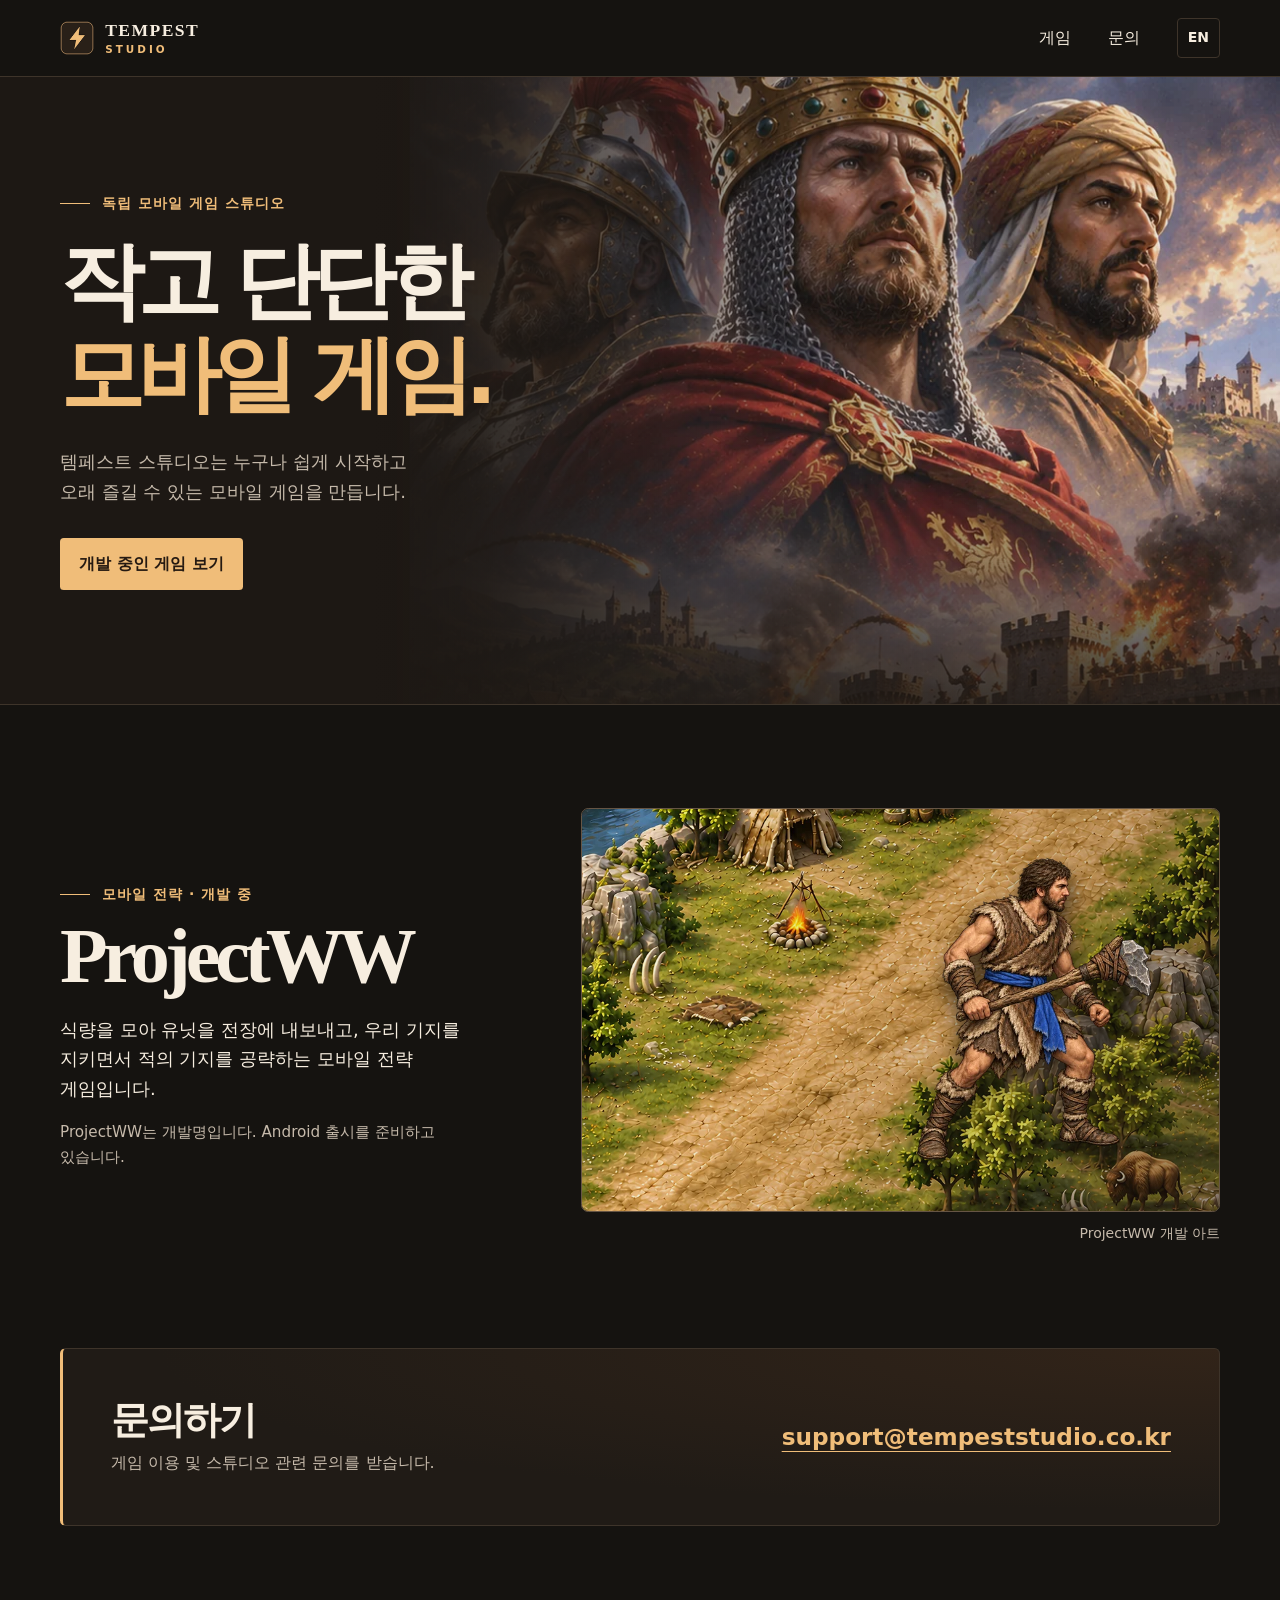
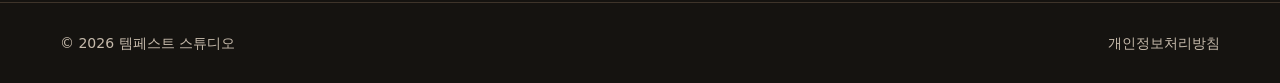
<file: index.html>
<!doctype html>
<html lang="ko">
<head>
  <meta charset="utf-8">
  <meta name="viewport" content="width=device-width, initial-scale=1">
  <meta name="theme-color" content="#151310">
  <title>템페스트 스튜디오 | Tempest Studio</title>
  <meta name="description" content="템페스트 스튜디오는 모바일 게임을 만드는 독립 개발 스튜디오입니다. 개발 중인 모바일 전략 게임 ProjectWW를 만나보세요.">
  <meta property="og:title" content="템페스트 스튜디오 | Tempest Studio">
  <meta property="og:description" content="작고 단단한 모바일 게임을 만듭니다.">
  <meta property="og:image" content="https://tempeststudio.co.kr/assets/projectww-key-art.webp">
  <link rel="icon" href="assets/tempest-icon.png" type="image/png">
  <link rel="stylesheet" href="studio.css">
  <script>
    if (new URLSearchParams(location.search).get('lang') === 'en') {
      document.documentElement.lang = 'en';
      document.title = 'Tempest Studio | Independent Mobile Game Studio';
    }
  </script>
</head>
<body id="top">
  <a class="skip-link" href="#main">
    <span data-language="ko">본문 바로가기</span><span data-language="en">Skip to content</span>
  </a>
  <header class="site-header">
    <div class="container header-inner">
      <a class="wordmark" href="#top">
        <img src="assets/tempest-icon.png" alt="" width="34" height="34">
        <span>TEMPEST<span class="wordmark-small">STUDIO</span></span>
      </a>
      <nav class="site-nav">
        <a href="#games"><span data-language="ko">게임</span><span data-language="en">Games</span></a>
        <a href="#contact"><span data-language="ko">문의</span><span data-language="en">Contact</span></a>
        <a class="language-link" data-language="ko" href="?lang=en" lang="en" hreflang="en" aria-label="Switch to English">EN</a>
        <a class="language-link" data-language="en" href="./" lang="ko" hreflang="ko" aria-label="한국어로 전환">KO</a>
      </nav>
    </div>
  </header>

  <main id="main">
    <section class="hero" aria-labelledby="hero-title">
      <img class="hero-art" src="assets/projectww-key-art.webp" alt="" width="884" height="1570" fetchpriority="high">
      <div class="container hero-inner">
        <div class="hero-content">
          <p class="eyebrow">
            <span data-language="ko">독립 모바일 게임 스튜디오</span>
            <span data-language="en">Independent mobile game studio</span>
          </p>
          <h1 id="hero-title">
            <span data-language="ko">작고 단단한<br><em>모바일 게임.</em></span>
            <span data-language="en">Small games.<br><em>Built to last.</em></span>
          </h1>
          <p class="hero-description">
            <span data-language="ko">템페스트 스튜디오는 누구나 쉽게 시작하고 오래 즐길 수 있는 모바일 게임을 만듭니다.</span>
            <span data-language="en">Tempest Studio makes mobile games that are easy to pick up and fun to keep playing.</span>
          </p>
          <a class="button" href="#games">
            <span data-language="ko">개발 중인 게임 보기</span><span data-language="en">See what we’re making</span>
          </a>
        </div>
      </div>
    </section>

    <section class="project-section container" id="games" aria-labelledby="project-title">
      <div class="project-grid">
        <div class="project-copy">
          <p class="eyebrow">
            <span data-language="ko">모바일 전략 · 개발 중</span><span data-language="en">Mobile strategy · In development</span>
          </p>
          <h2 id="project-title">ProjectWW</h2>
          <p class="project-description">
            <span data-language="ko">식량을 모아 유닛을 전장에 내보내고, 우리 기지를 지키면서 적의 기지를 공략하는 모바일 전략 게임입니다.</span>
            <span data-language="en">Gather food, deploy your units and take down the enemy base while defending your own in this mobile strategy game.</span>
          </p>
          <p class="project-platform">
            <span data-language="ko">ProjectWW는 개발명입니다. Android 출시를 준비하고 있습니다.</span>
            <span data-language="en">ProjectWW is the working title. We’re preparing an Android release.</span>
          </p>
        </div>
        <figure class="project-figure">
          <div class="project-art">
            <img class="battlefield" src="assets/projectww-battlefield.webp" loading="lazy" width="960" height="660"
                 alt="숲과 바위 사이로 흙길이 이어지는 전장" data-alt-en="A dirt road winding between trees and rocks">
            <img class="clubman" src="assets/projectww-clubman.webp" loading="lazy" width="558" height="560"
                 alt="돌무기를 들고 파란 천을 두른 석기 시대 유닛" data-alt-en="A Stone Age unit in blue carrying a stone weapon">
          </div>
          <figcaption>
            <span data-language="ko">ProjectWW 개발 아트</span><span data-language="en">ProjectWW development artwork</span>
          </figcaption>
        </figure>
      </div>
    </section>

    <section class="contact-section container" id="contact" aria-labelledby="contact-title">
      <div class="contact-panel">
        <div>
          <h2 id="contact-title"><span data-language="ko">문의하기</span><span data-language="en">Get in touch</span></h2>
          <p><span data-language="ko">게임 이용 및 스튜디오 관련 문의를 받습니다.</span><span data-language="en">For game support and studio inquiries.</span></p>
        </div>
        <a class="contact-email" href="mailto:support@tempeststudio.co.kr">support@tempeststudio.co.kr</a>
      </div>
    </section>
  </main>

  <footer class="site-footer">
    <div class="container footer-inner">
      <small>© 2026 <span data-language="ko">템페스트 스튜디오</span><span data-language="en">Tempest Studio</span></small>
      <a href="privacy.html" data-language="ko">개인정보처리방침</a>
      <a href="privacy.html#privacy-en" data-language="en">Privacy Policy</a>
    </div>
  </footer>

  <script>
    if (document.documentElement.lang === 'en') {
      for (const image of document.querySelectorAll('[data-alt-en]')) {
        image.alt = image.dataset.altEn;
      }
    }
  </script>
</body>
</html>
</file>
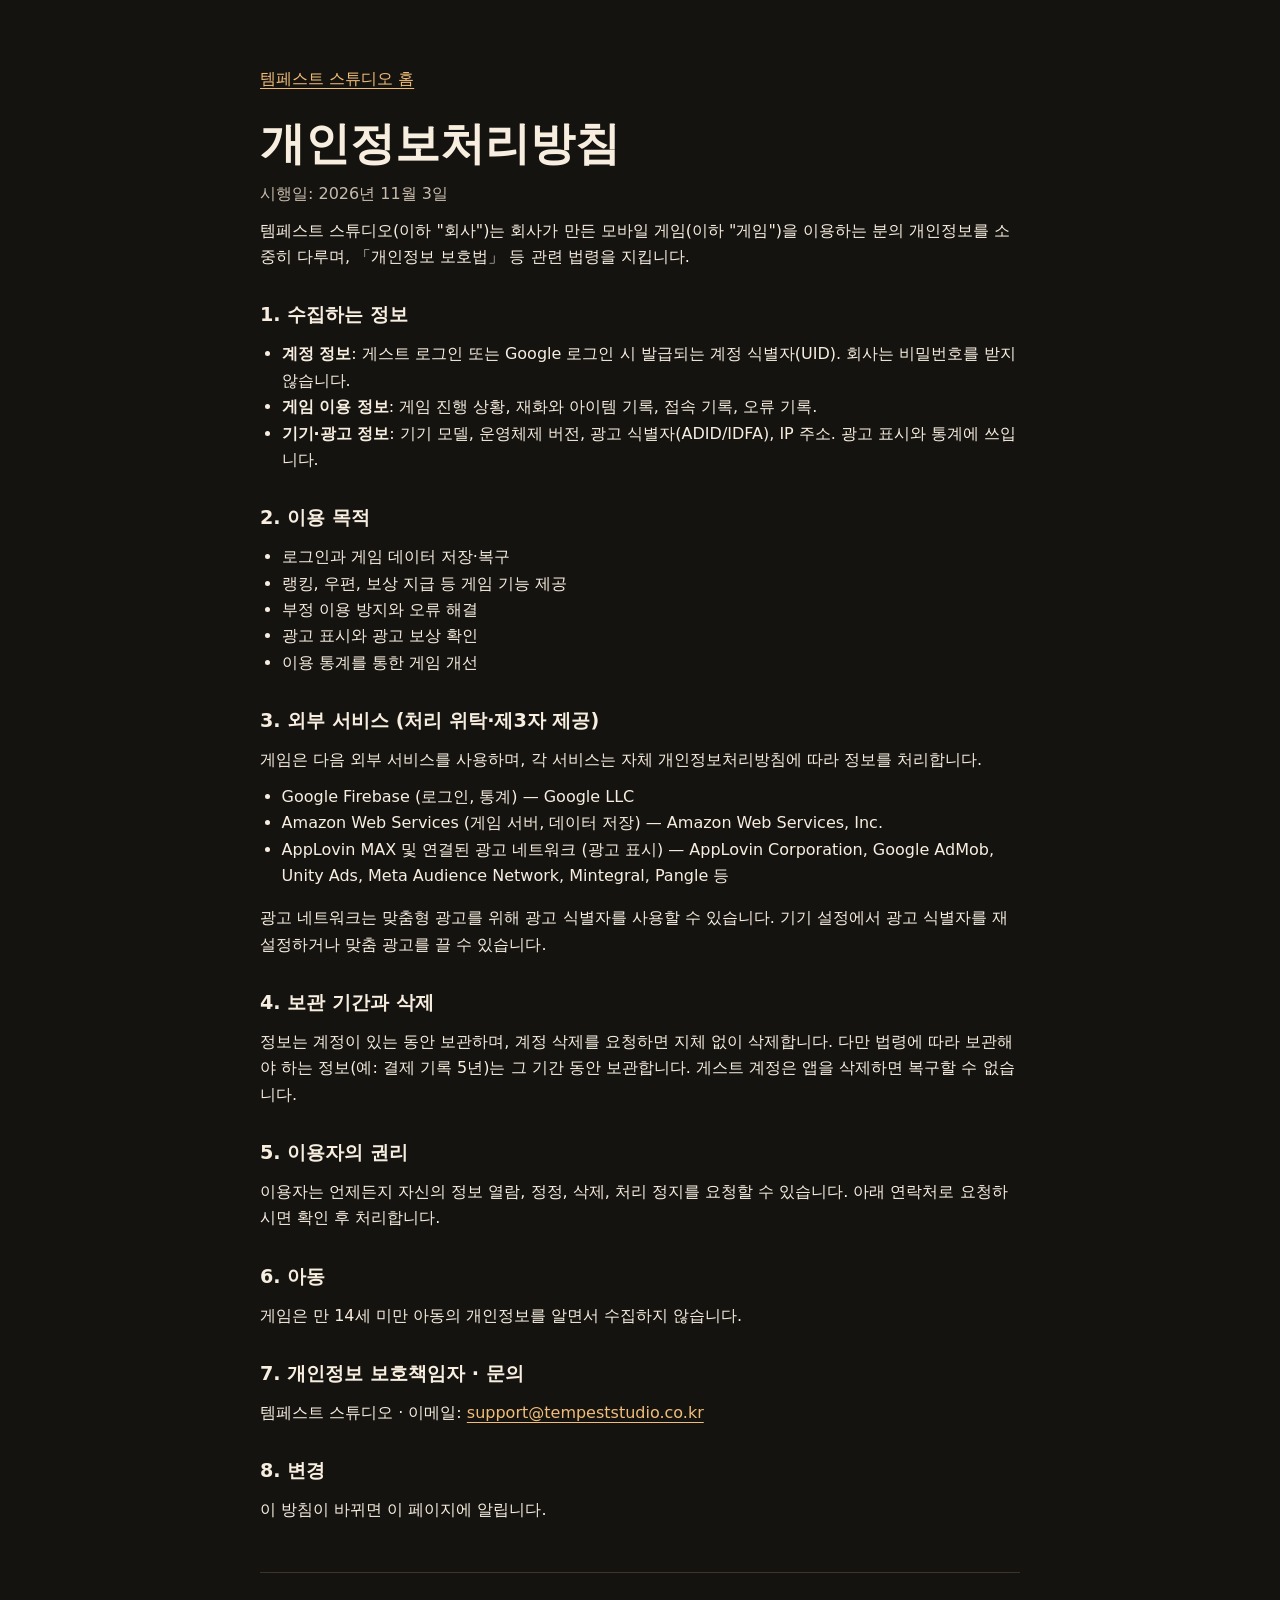
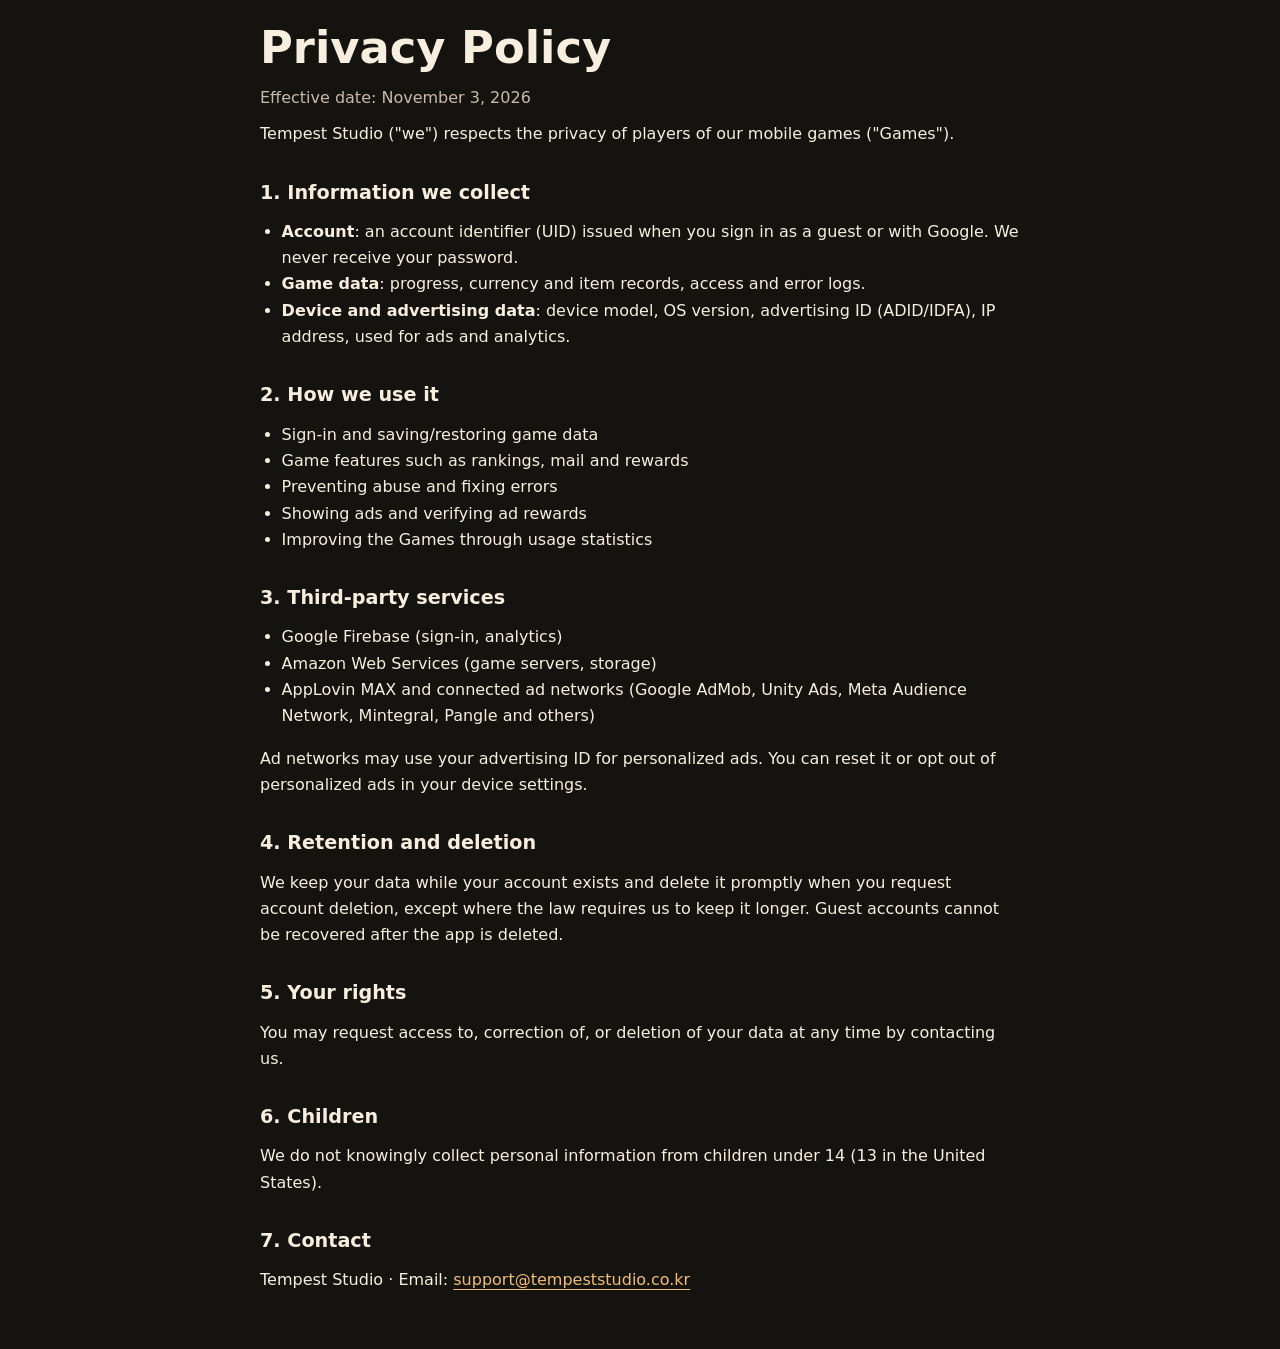
<file: privacy.html>
<!doctype html>
<html lang="ko">
<head>
<meta charset="utf-8">
<meta name="viewport" content="width=device-width, initial-scale=1">
<title>개인정보처리방침 · Privacy Policy | 템페스트 스튜디오</title>
<meta name="theme-color" content="#151310">
<link rel="icon" href="assets/tempest-icon.png" type="image/png">
<link rel="stylesheet" href="studio.css">
</head>
<body>
<main class="policy">
<p><a href="./">템페스트 스튜디오 홈</a></p>

<h1>개인정보처리방침</h1>
<p class="muted">시행일: 2026년 11월 3일</p>
<p>템페스트 스튜디오(이하 "회사")는 회사가 만든 모바일 게임(이하 "게임")을 이용하는 분의 개인정보를 소중히 다루며, 「개인정보 보호법」 등 관련 법령을 지킵니다.</p>

<h2>1. 수집하는 정보</h2>
<ul>
  <li><b>계정 정보</b>: 게스트 로그인 또는 Google 로그인 시 발급되는 계정 식별자(UID). 회사는 비밀번호를 받지 않습니다.</li>
  <li><b>게임 이용 정보</b>: 게임 진행 상황, 재화와 아이템 기록, 접속 기록, 오류 기록.</li>
  <li><b>기기·광고 정보</b>: 기기 모델, 운영체제 버전, 광고 식별자(ADID/IDFA), IP 주소. 광고 표시와 통계에 쓰입니다.</li>
</ul>

<h2>2. 이용 목적</h2>
<ul>
  <li>로그인과 게임 데이터 저장·복구</li>
  <li>랭킹, 우편, 보상 지급 등 게임 기능 제공</li>
  <li>부정 이용 방지와 오류 해결</li>
  <li>광고 표시와 광고 보상 확인</li>
  <li>이용 통계를 통한 게임 개선</li>
</ul>

<h2>3. 외부 서비스 (처리 위탁·제3자 제공)</h2>
<p>게임은 다음 외부 서비스를 사용하며, 각 서비스는 자체 개인정보처리방침에 따라 정보를 처리합니다.</p>
<ul>
  <li>Google Firebase (로그인, 통계) — Google LLC</li>
  <li>Amazon Web Services (게임 서버, 데이터 저장) — Amazon Web Services, Inc.</li>
  <li>AppLovin MAX 및 연결된 광고 네트워크 (광고 표시) — AppLovin Corporation, Google AdMob, Unity Ads, Meta Audience Network, Mintegral, Pangle 등</li>
</ul>
<p>광고 네트워크는 맞춤형 광고를 위해 광고 식별자를 사용할 수 있습니다. 기기 설정에서 광고 식별자를 재설정하거나 맞춤 광고를 끌 수 있습니다.</p>

<h2>4. 보관 기간과 삭제</h2>
<p>정보는 계정이 있는 동안 보관하며, 계정 삭제를 요청하면 지체 없이 삭제합니다. 다만 법령에 따라 보관해야 하는 정보(예: 결제 기록 5년)는 그 기간 동안 보관합니다. 게스트 계정은 앱을 삭제하면 복구할 수 없습니다.</p>

<h2>5. 이용자의 권리</h2>
<p>이용자는 언제든지 자신의 정보 열람, 정정, 삭제, 처리 정지를 요청할 수 있습니다. 아래 연락처로 요청하시면 확인 후 처리합니다.</p>

<h2>6. 아동</h2>
<p>게임은 만 14세 미만 아동의 개인정보를 알면서 수집하지 않습니다.</p>

<h2>7. 개인정보 보호책임자 · 문의</h2>
<p>템페스트 스튜디오 · 이메일: <a href="mailto:support@tempeststudio.co.kr">support@tempeststudio.co.kr</a></p>

<h2>8. 변경</h2>
<p>이 방침이 바뀌면 이 페이지에 알립니다.</p>

<hr>

<section lang="en" aria-labelledby="privacy-en">
<h2 id="privacy-en" class="policy-title">Privacy Policy</h2>
<p class="muted">Effective date: November 3, 2026</p>
<p>Tempest Studio ("we") respects the privacy of players of our mobile games ("Games").</p>

<h3>1. Information we collect</h3>
<ul>
  <li><b>Account</b>: an account identifier (UID) issued when you sign in as a guest or with Google. We never receive your password.</li>
  <li><b>Game data</b>: progress, currency and item records, access and error logs.</li>
  <li><b>Device and advertising data</b>: device model, OS version, advertising ID (ADID/IDFA), IP address, used for ads and analytics.</li>
</ul>

<h3>2. How we use it</h3>
<ul>
  <li>Sign-in and saving/restoring game data</li>
  <li>Game features such as rankings, mail and rewards</li>
  <li>Preventing abuse and fixing errors</li>
  <li>Showing ads and verifying ad rewards</li>
  <li>Improving the Games through usage statistics</li>
</ul>

<h3>3. Third-party services</h3>
<ul>
  <li>Google Firebase (sign-in, analytics)</li>
  <li>Amazon Web Services (game servers, storage)</li>
  <li>AppLovin MAX and connected ad networks (Google AdMob, Unity Ads, Meta Audience Network, Mintegral, Pangle and others)</li>
</ul>
<p>Ad networks may use your advertising ID for personalized ads. You can reset it or opt out of personalized ads in your device settings.</p>

<h3>4. Retention and deletion</h3>
<p>We keep your data while your account exists and delete it promptly when you request account deletion, except where the law requires us to keep it longer. Guest accounts cannot be recovered after the app is deleted.</p>

<h3>5. Your rights</h3>
<p>You may request access to, correction of, or deletion of your data at any time by contacting us.</p>

<h3>6. Children</h3>
<p>We do not knowingly collect personal information from children under 14 (13 in the United States).</p>

<h3>7. Contact</h3>
<p>Tempest Studio · Email: <a href="mailto:support@tempeststudio.co.kr">support@tempeststudio.co.kr</a></p>
</section>
</main>
</body>
</html>
</file>
<file: studio.css>
:root {
  color-scheme: dark;
  --background: #151310;
  --surface: #201b16;
  --text: #f7eee0;
  --muted: #c6baab;
  --gold: #f0bd79;
  --border: #3e342a;
  --sans: "Pretendard", "Noto Sans KR", "Apple SD Gothic Neo", "Malgun Gothic", system-ui, sans-serif;
  --serif: Georgia, "Times New Roman", serif;
}

* { box-sizing: border-box; }
html { scroll-behavior: smooth; }
body {
  margin: 0;
  color: var(--text);
  background: var(--background);
  font: 1rem/1.65 var(--sans);
  overflow-wrap: break-word;
}
html:not([lang="en"]) [data-language="en"],
html[lang="en"] [data-language="ko"] { display: none; }
a { color: inherit; }
a:focus-visible { outline: 2px solid var(--gold); outline-offset: 5px; }
img { display: block; max-width: 100%; }
p, h1, h2, figure { margin: 0; }
.container { width: min(100% - 7.5rem, 78rem); margin-inline: auto; }

.skip-link {
  position: fixed;
  z-index: 5;
  top: .75rem;
  left: .75rem;
  padding: .65rem 1rem;
  color: #23170d;
  background: var(--gold);
  transform: translateY(calc(-100% - 1rem));
}
.skip-link:focus { transform: translateY(0); }

.site-header { position: relative; z-index: 2; border-bottom: 1px solid var(--border); }
.header-inner, .footer-inner {
  display: flex;
  align-items: center;
  justify-content: space-between;
  gap: 1rem;
}
.header-inner { min-height: 4.75rem; }
.wordmark {
  display: inline-flex;
  align-items: center;
  gap: .7rem;
  font: 700 1.1rem/1 var(--serif);
  letter-spacing: .08em;
  text-decoration: none;
}
.wordmark img { flex: none; }
.wordmark-small {
  display: block;
  margin-top: .3rem;
  font: 700 .65rem/1 var(--sans);
  letter-spacing: .29em;
  color: var(--gold);
}
.site-nav { display: flex; align-items: center; gap: clamp(.85rem, 3vw, 2.3rem); }
.site-nav a, .site-footer a { text-decoration: none; }
.site-nav a:hover, .site-footer a:hover { color: var(--gold); }
.language-link {
  display: grid;
  place-items: center;
  min-height: 2.5rem;
  min-width: 2.7rem;
  border: 1px solid var(--border);
  border-radius: .25rem;
  font-size: .875rem;
  font-weight: 700;
}

.hero {
  position: relative;
  overflow: hidden;
  isolation: isolate;
  background: #1d1814;
  border-bottom: 1px solid var(--border);
}
.hero-art {
  position: absolute;
  z-index: -2;
  inset: 0 0 0 auto;
  width: 68%;
  height: 100%;
  object-fit: cover;
  object-position: center 8%;
}
.hero::after {
  position: absolute;
  z-index: -1;
  inset: 0;
  content: "";
  background:
    linear-gradient(90deg, #1d1814 0%, #1d1814 29%, #1d1814eb 38%, #1d181459 61%, #1d181417 85%),
    linear-gradient(0deg, #1d1814d9, transparent 40%);
}
.hero-inner {
  min-height: clamp(35rem, 49vw, 47rem);
  display: flex;
  align-items: center;
  padding-block: 5rem;
}
.hero-content { max-width: 42rem; }
.eyebrow {
  display: flex;
  align-items: center;
  gap: .75rem;
  color: var(--gold);
  font-size: .875rem;
  font-weight: 750;
  letter-spacing: .07em;
}
.eyebrow::before { content: ""; width: 1.9rem; height: 1px; background: currentColor; flex: none; }
.hero h1 {
  margin-top: 1.3rem;
  font-size: clamp(3.1rem, 6.6vw, 6.65rem);
  line-height: 1.1;
  letter-spacing: -.087em;
  font-weight: 850;
  word-break: keep-all;
}
:lang(en) .hero h1 { font-family: var(--serif); letter-spacing: -.06em; font-weight: 700; }
.hero h1 em { font-style: normal; color: var(--gold); }
:lang(en) .hero h1 em { font-weight: 400; font-style: italic; }
.hero-description {
  max-width: 23rem;
  margin-top: 1.6rem;
  color: var(--muted);
  font-size: 1.125rem;
  word-break: keep-all;
}
.button {
  display: inline-block;
  margin-top: 2rem;
  padding: .78rem 1.2rem;
  border-radius: .24rem;
  background: var(--gold);
  color: #251a12;
  text-decoration: none;
  font-weight: 750;
  transition: background-color .18s ease;
}
.button:hover { background: #ffd9a2; }

.project-section { padding-block: clamp(4rem, 8vw, 7.25rem); }
.project-grid {
  display: grid;
  grid-template-columns: minmax(0, .82fr) minmax(0, 1.18fr);
  gap: clamp(2rem, 6vw, 6.5rem);
  align-items: center;
}
.project-copy h2 {
  margin: .6rem 0 1.15rem;
  font: 700 clamp(2.8rem, 6.1vw, 6.15rem)/1.03 var(--serif);
  letter-spacing: -.065em;
}
.project-description {
  max-width: 26rem;
  color: var(--text);
  font-size: 1.125rem;
  word-break: keep-all;
}
.project-platform { max-width: 26rem; margin-top: 1rem; color: var(--muted); font-size: .95rem; word-break: keep-all; }
.project-art {
  position: relative;
  isolation: isolate;
  overflow: hidden;
  aspect-ratio: 1.58;
  border: 1px solid #665544;
  border-radius: .45rem;
  background: #4a452e;
}
.battlefield { width: 100%; height: 100%; object-fit: cover; }
.project-art::after {
  position: absolute;
  z-index: 0;
  inset: 0;
  content: "";
  background: linear-gradient(110deg, #2418100a 20%, #24181038 70%, #24181085);
}
.clubman {
  position: absolute;
  z-index: 1;
  right: 6%;
  bottom: 6%;
  width: 54%;
  max-height: 88%;
  height: auto;
  object-fit: contain;
  object-position: right bottom;
  filter: drop-shadow(.15rem .85rem .65rem #171209ba);
}
.project-figure figcaption { margin-top: .65rem; text-align: right; color: var(--muted); font-size: .875rem; }

.contact-section { padding-bottom: clamp(3rem, 6vw, 5.5rem); }
.contact-panel {
  display: flex;
  flex-wrap: wrap;
  justify-content: space-between;
  align-items: center;
  gap: 1.25rem 2rem;
  padding: clamp(1.5rem, 4vw, 3rem);
  border: 1px solid var(--border);
  border-left: 3px solid var(--gold);
  border-radius: .35rem;
  background: radial-gradient(ellipse at top right, #322419, transparent 65%), var(--surface);
}
.contact-panel h2 { font-size: clamp(1.6rem, 3vw, 2.45rem); line-height: 1.2; letter-spacing: -.055em; }
.contact-panel p { color: var(--muted); margin-top: .45rem; word-break: keep-all; }
.contact-email {
  color: var(--gold);
  font-size: clamp(1rem, 2.05vw, 1.45rem);
  font-weight: 650;
  text-decoration-thickness: 1px;
  text-underline-offset: .28em;
  overflow-wrap: anywhere;
}
.contact-email:hover { color: var(--text); }
.site-footer { border-top: 1px solid var(--border); color: var(--muted); }
.footer-inner { min-height: 5rem; flex-wrap: wrap; padding-block: 1.2rem; font-size: .875rem; }
.footer-inner small { font-size: inherit; }

.policy {
  width: min(100% - 2.5rem, 47.5rem);
  margin-inline: auto;
  padding-block: 3.5rem;
}
.policy h1, .policy-title {
  margin-top: 1.5rem;
  font-size: clamp(1.9rem, 4vw, 2.8rem);
  line-height: 1.2;
}
.policy h2, .policy h3 { margin: 1.8rem 0 .5rem; }
.policy h2:not(.policy-title), .policy h3 { font-size: 1.2rem; }
.policy p, .policy ul { margin-top: .65rem; }
.policy ul { padding-left: 1.35rem; }
.policy .muted { color: var(--muted); }
.policy a { color: var(--gold); text-underline-offset: .22em; }
.policy hr { margin: 3rem 0; border: 0; border-top: 1px solid var(--border); }

@media (max-width: 56rem) {
  .container { width: calc(100% - 3rem); }
  .hero-art { width: 75%; }
  .hero::after {
    background: linear-gradient(90deg, #1d1814 2%, #1d1814ed 28%, #1d181455 68%, #1d181419 100%),
      linear-gradient(0deg, #1d1814bf, transparent 38%);
  }
}
@media (max-width: 40rem) {
  .container { width: calc(100% - 2.5rem); }
  .header-inner { min-height: 4.2rem; }
  .site-nav { font-size: .9rem; }
  .hero-art { width: 100%; height: min(105vw, 26rem); object-position: center 22%; }
  .hero::after { background: linear-gradient(0deg, #1d1814 37%, #1d1814dc 54%, #1d181420 86%); }
  .hero-inner { min-height: 0; align-items: end; padding-top: min(69vw, 19rem); padding-bottom: 2.75rem; }
  .hero h1 { font-size: clamp(2.95rem, 10.9vw, 4.7rem); }
  .hero-description { max-width: 21rem; font-size: 1rem; margin-top: 1.15rem; }
  .button { margin-top: 1.4rem; }
  .project-grid { grid-template-columns: 1fr; gap: 1.55rem; }
}
@media (max-width: 24rem) {
  .container { width: calc(100% - 2rem); }
  .wordmark { gap: .38rem; font-size: .96rem; }
  .wordmark img { width: 1.75rem; height: 1.75rem; }
  .site-nav { gap: .68rem; }
}
@media (prefers-reduced-motion: reduce) {
  html { scroll-behavior: auto; }
  .button { transition: none; }
}
</file>
